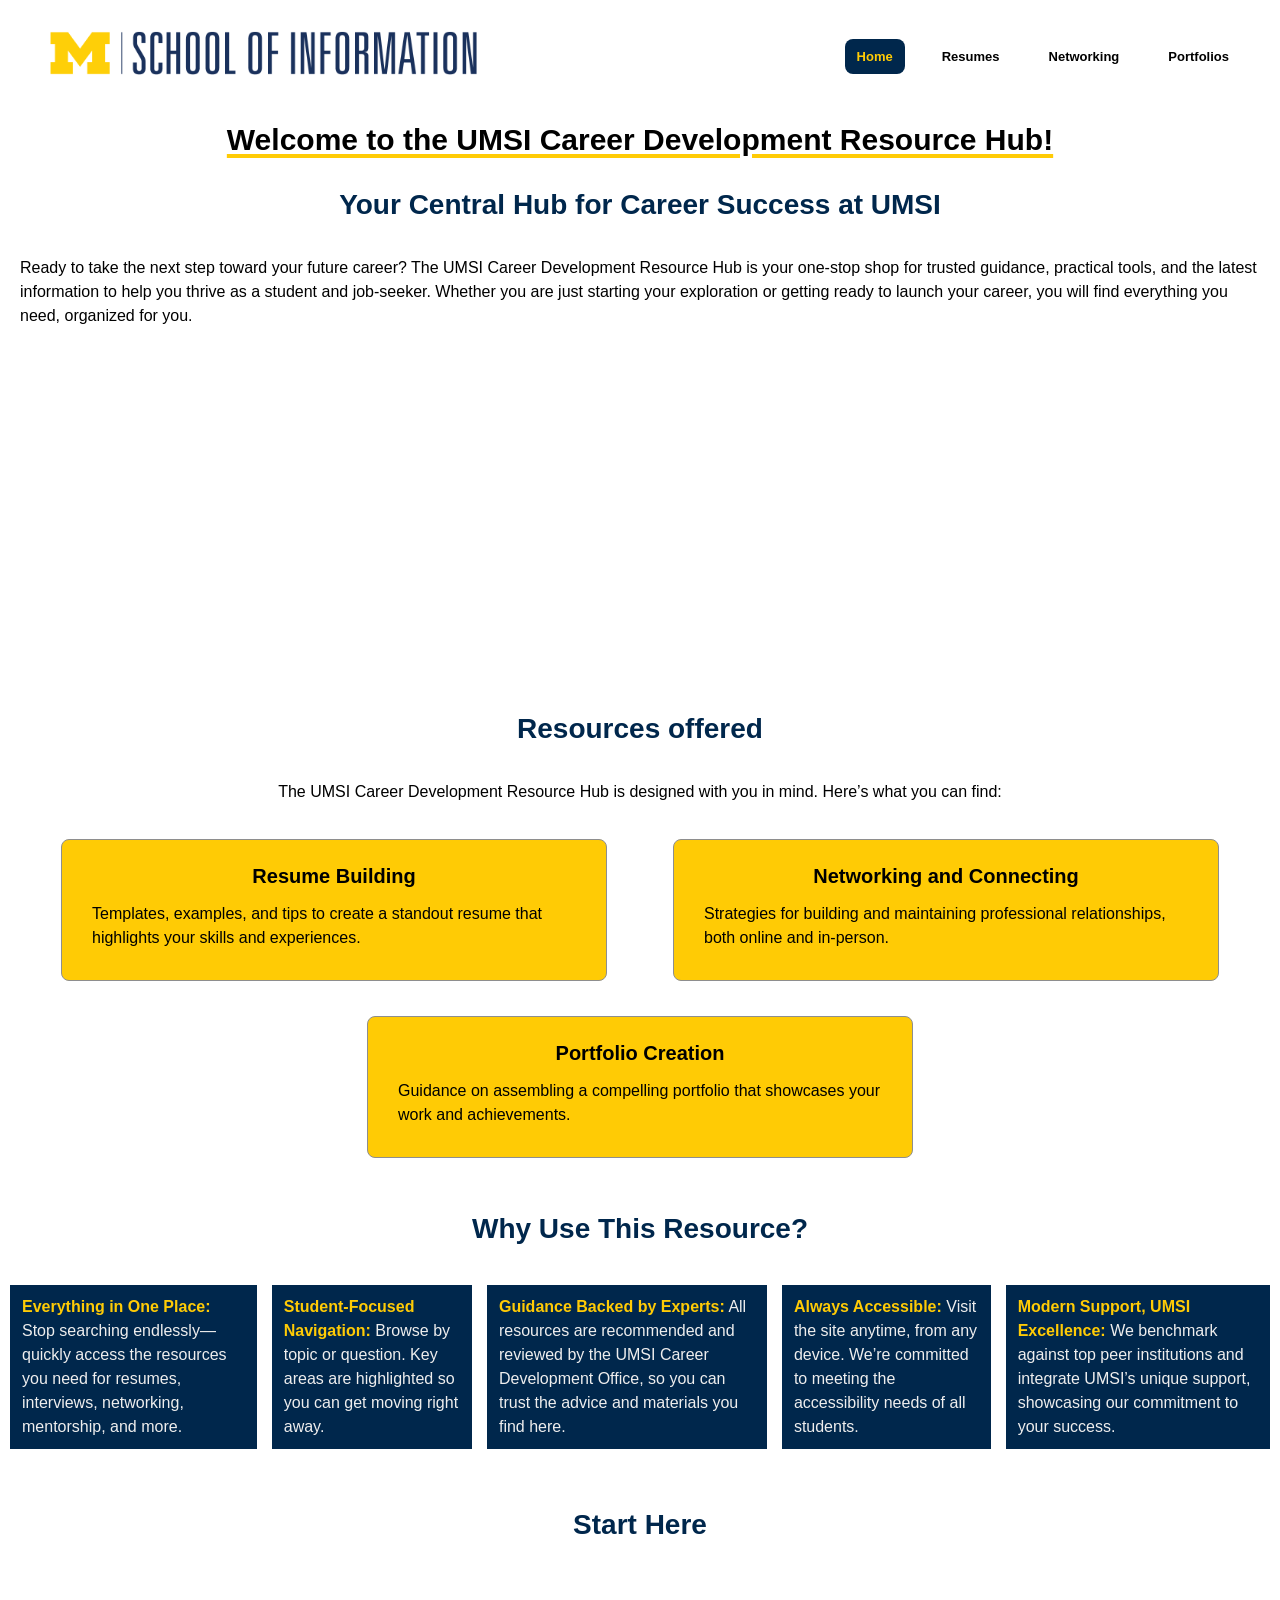
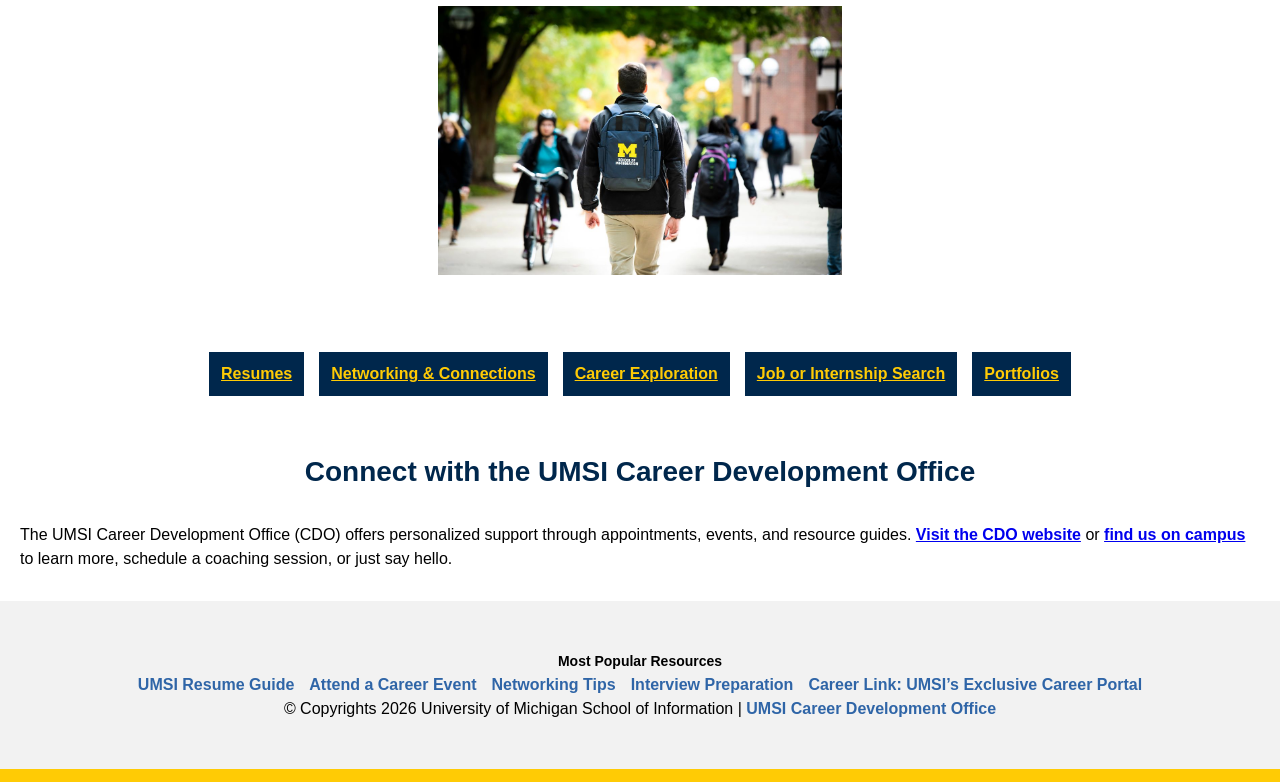
<file: index.html>
<!DOCTYPE html>
<html lang="en">

<head>
  <meta charset="UTF-8">
  <meta name="viewport" content="width=device-width, initial-scale=1.0">
  <title>MSI Career Development Resource Hub</title>
  <link rel="stylesheet" href="css/html5reset.css">
  <link rel="stylesheet" href="css/style.css">
</head>

<body>
  <!--Code errors was corrected using github copilot-->
  <header class="header-css">
    <div class="header-top">
      <a href="index.html"><img src="images/UMSI_signature-marketing-no-U-blue.png" alt="UMSI Logo"></a>
      <div class="skip"><a href="#overview">Skip to Main Content</a></div>
    </div>
    <nav>
      <ul class="nav-grid">
        <li class="active"><a href="index.html" class="active">Home</a></li>
        <li><a href="resume.html">Resumes</a></li>
        <li><a href="network.html">Networking</a></li>
        <li><a href="portfolio.html">Portfolios</a></li>
      </ul>
    </nav>
  </header>
  <main>
    <h1>Welcome to the UMSI Career Development Resource Hub!</h1>
    <div class="container-grid" id="overview">
      <div class="grid-item no-flex">
        <h2>Your Central Hub for Career Success at UMSI</h2>
        <p>
          Ready to take the next step toward your future career? The UMSI Career Development Resource Hub is your
          one-stop
          shop for trusted guidance, practical tools, and the latest information to help you thrive as a student and
          job-seeker. Whether you are just starting your exploration or getting ready to launch your career, you will
          find
          everything you need, organized for you.
        </p>
      </div>
      <div class="grid-item">
        <iframe width="560" height="315" src="https://www.youtube.com/embed/GSjGeDYJ5Nk?si=qhxJPRTIT___x8hG"
          title="YouTube video player"
          allow="accelerometer; autoplay; clipboard-write; encrypted-media; gyroscope; picture-in-picture; web-share"
          referrerpolicy="strict-origin-when-cross-origin" allowfullscreen></iframe>
      </div>
    </div>
    <div class="container-grid">
      <div class="grid-item">
        <h2>Resources offered</h2>
        <p>
          The UMSI Career Development Resource Hub is designed with you in mind. Here’s what you can find:
        </p>
      </div>
      <div class="grid-item flexed">
        <div class="inner-grid-item">
          <h3>Resume Building</h3>
          <p>Templates, examples, and tips to create a standout resume that highlights your skills and experiences.</p>
        </div>
        <div class="inner-grid-item">
          <h3>Networking and Connecting</h3>
          <p>Strategies for building and maintaining professional relationships, both online and in-person.</p>
        </div>
        <div class="inner-grid-item">
          <h3>Portfolio Creation</h3>
          <p>Guidance on assembling a compelling portfolio that showcases your work and achievements.</p>
        </div>
      </div>
    </div>
    <div class="container-grid">
      <div class="grid-item">
        <h2>Why Use This Resource?</h2>
        <ul>
          <li class="list-style"><strong>Everything in One Place:</strong> Stop searching endlessly—quickly access the
            resources you need for
            resumes, interviews, networking, mentorship, and more.</li>
          <li class="list-style"><strong>Student-Focused Navigation:</strong> Browse by topic or question. Key areas are
            highlighted so you
            can get moving right away.</li>
          <li class="list-style"><strong>Guidance Backed by Experts:</strong> All resources are recommended and reviewed
            by the UMSI Career
            Development Office, so you can trust the advice and materials you find here.</li>
          <li class="list-style"><strong>Always Accessible:</strong> Visit the site anytime, from any device. We’re
            committed to meeting the
            accessibility needs of all students.</li>
          <li class="list-style"><strong>Modern Support, UMSI Excellence:</strong> We benchmark against top peer
            institutions and integrate
            UMSI’s unique support, showcasing our commitment to your success.</li>
        </ul>
      </div>
    </div>
    <div class="container-grid">
      <div class="grid-item">
        <h2>Start Here</h2>
        <div class="inner-grid-item no-background">
          <img src="images/UMSI_CampusFall_UMSIBackpack_02.jpg"
            alt="A student wears a UMSI backpack in fall on the drag." class="image-grid-item">
        </div>
        <ul>
          <li class="list-style"><a href="resume.html">Resumes</a></li>
          <li class="list-style"><a href="network.html">Networking & Connections</a></li>
          <li class="list-style"><a href="https://umich.instructure.com/courses/137916/pages/attend-an-event">Career
              Exploration</a></li>
          <li class="list-style"><a
              href="https://umich.instructure.com/courses/137916/pages/searching-for-job-and-slash-or-internship-postings">Job
              or Internship Search</a></li>
          <li class="list-style"><a href="portfolio.html">Portfolios</a></li>
        </ul>
      </div>
    </div>
    <div class="container-grid">
      <div class="grid-item">
        <h2>Connect with the UMSI Career Development Office</h2>
        <p>
          The UMSI Career Development Office (CDO) offers personalized support through appointments, events, and
          resource
          guides. <a href="https://www.si.umich.edu/programs/career-development-office" target="_blank">Visit the CDO
            website</a> or <a href="https://umsi.umich.edu/about/locations" target="_blank">find us on campus</a> to
          learn
          more, schedule a coaching session, or just say hello.
        </p>
      </div>
    </div>
    <!-- Content taken & modified from UMGPT with the prompt, "Write me a webpage of intro content to help meet the following requirements - this is for the home page": and then pasted in the client objectives & project requirements"
        UMGPT. (2025). UMGPT ( GPT-4.1 August 25th version) [Large language model]. -->
  </main>
  <footer>
    <div>
      <h3>Most Popular Resources</h3>
      <ul>
        <li><a href="https://docs.google.com/document/d/1_1GfDJyVGIgE82MZjVhuWT_aB_2Hcj1NN62FUCXoR_o/edit?tab=t.0"
            target="_blank">UMSI Resume Guide</a></li>
        <li><a href="https://umich.instructure.com/courses/137916/pages/attend-an-event" target="_blank">Attend a Career
            Event</a></li>
        <li><a href="https://docs.google.com/document/d/18HMt79BU8ovGf9z7_P7No5tuwUS6qHNW5u0sgrepLtE/edit?tab=t.0"
            target="_blank">Networking Tips</a></li>
        <li><a
            href="https://docs.google.com/presentation/d/15n-XqsFEntdbkZz89K-ohf7Or1NnCt5CQNDG-6fh2a0/edit?usp=sharing"
            target="_blank">Interview Preparation</a></li>
        <li><a href="https://si-umich.12twenty.com/Login" target="_blank">Career Link: UMSI’s Exclusive Career
            Portal</a>
        </li>
      </ul>
    </div>
    <p> © Copyrights <span id="year"></span> University of Michigan School of Information | <a
        href="https://umich.instructure.com/courses/137916">UMSI Career
        Development Office </a></p>
  </footer>

  <script>
    document.getElementById("year").innerHTML = new Date().getFullYear();
  </script>
</body>

</html>
</file>
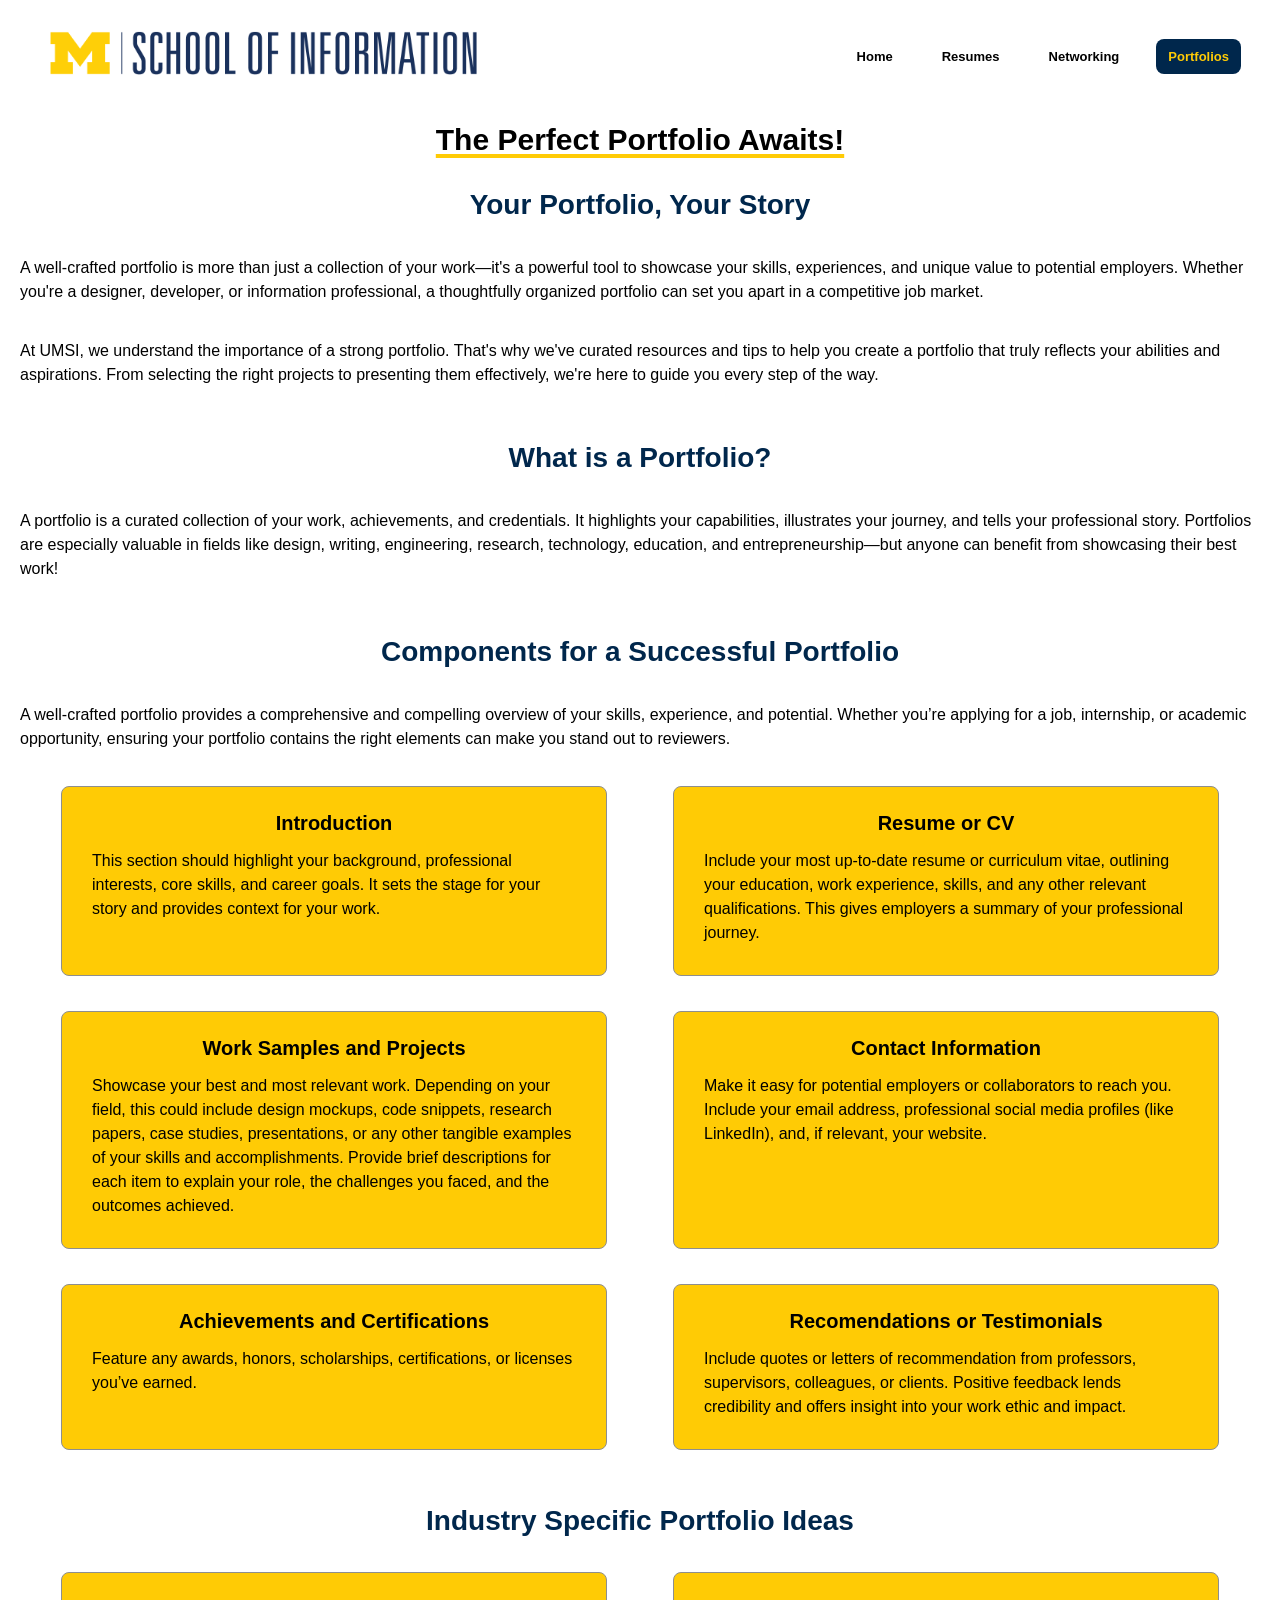
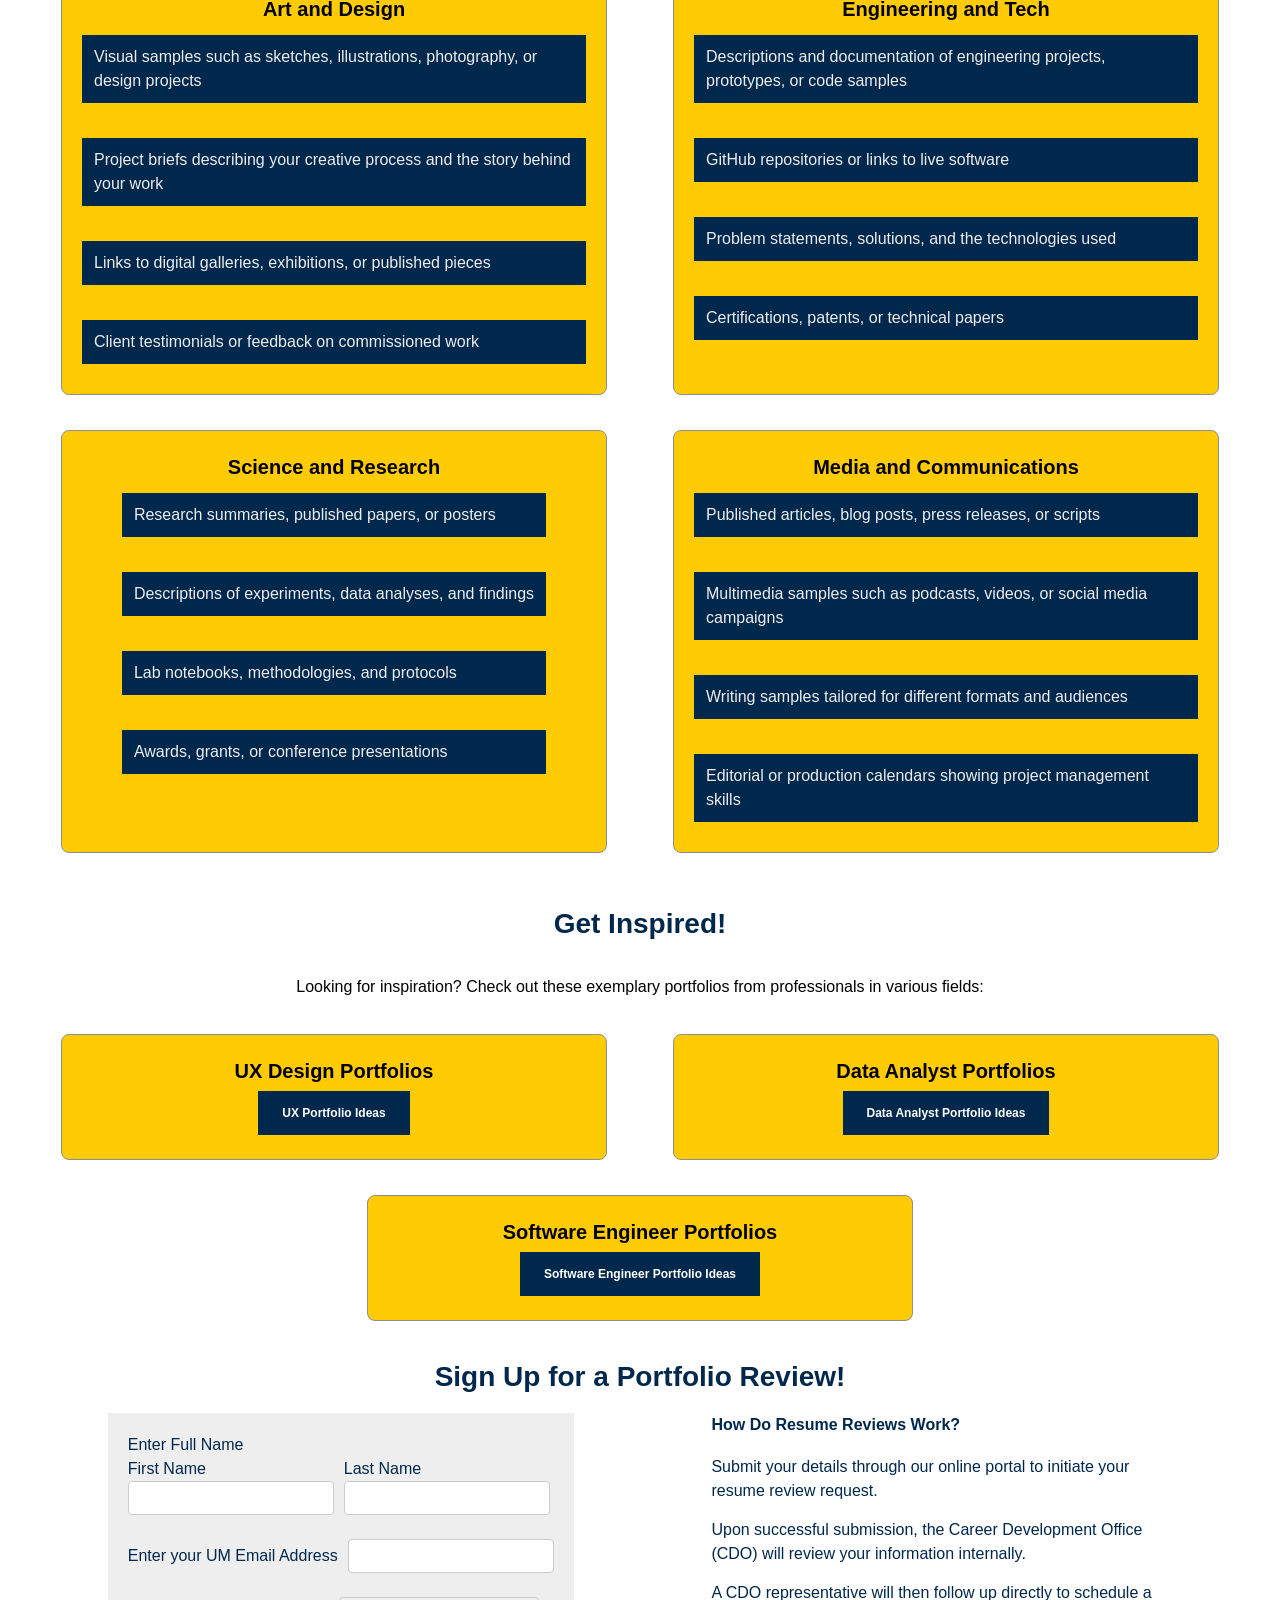
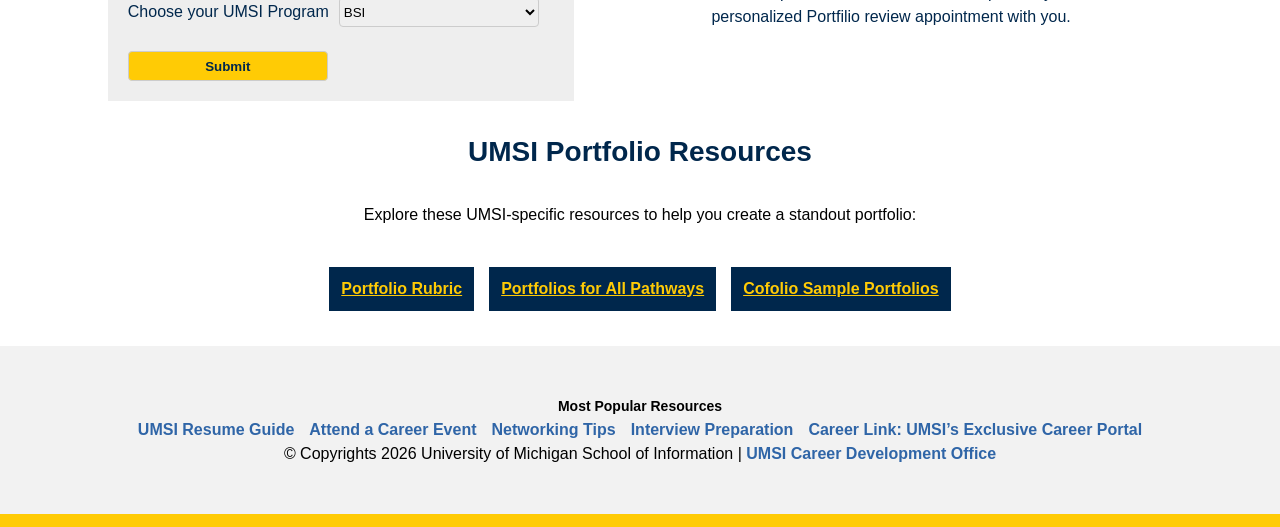
<file: portfolio.html>
<!DOCTYPE html>
<html lang="en">

<head>
  <meta charset="UTF-8">
  <meta name="viewport" content="width=device-width, initial-scale=1.0">
  <title>Portfolio</title>
  <link rel="stylesheet" href="css/html5reset.css">
  <link rel="stylesheet" href="css/style.css">
</head>

<body>
  <header class="header-css">
    <div class="header-top">
      <a href="index.html"><img src="images/UMSI_signature-marketing-no-U-blue.png" alt="UMSI Logo"></a>
      <div class="skip"><a href="#overview">Skip to Main Content</a></div>
    </div>
    <nav>
      <ul class="nav-grid">
        <li><a href="index.html">Home</a></li>
        <li><a href="resume.html">Resumes</a></li>
        <li><a href="network.html">Networking</a></li>
        <li class="active"><a href="portfolio.html" class="active">Portfolios</a>
        </li>
      </ul>
    </nav>
  </header>
  <main>
    <h1>The Perfect Portfolio Awaits!</h1>
    <div class="container-grid" id="overview">
      <!-- this content was generated uwith the help of github copilot-->
      <div class="grid-item">
        <h2>Your Portfolio, Your Story</h2>
        <p>
          A well-crafted portfolio is more than just a collection of your work—it's a powerful tool to showcase your
          skills, experiences, and unique value to potential employers. Whether you're a designer, developer, or
          information professional, a thoughtfully organized portfolio can set you apart in a competitive job market.
        </p>
        <p>
          At UMSI, we understand the importance of a strong portfolio. That's why we've curated resources and tips to
          help you create a portfolio that truly reflects your abilities and aspirations. From selecting the right
          projects to presenting them effectively, we're here to guide you every step of the way.
        </p>
      </div>
    </div>
    <div class="container-grid">
      <div class="grid-item">
        <h2>What is a Portfolio?</h2>
        <!-- Content taken & modified from UMGPT with the prompt, "Write me a webpage of content for a portfolio page on a career resource website
          UMGPT. (2025). UMGPT ( GPT-4.1 August 25th version) [Large language model]. -->
        <p>A portfolio is a curated collection of your work, achievements, and credentials. It highlights your
          capabilities, illustrates your journey, and tells your professional story. Portfolios are especially valuable
          in fields like design, writing, engineering, research, technology, education, and entrepreneurship—but anyone
          can
          benefit from showcasing their best work!</p>
      </div>
    </div>
    <div class="container-grid">
      <div class="grid-item">
        <h2>Components for a Successful Portfolio</h2>
        <p>A well-crafted portfolio provides a comprehensive and compelling overview of your skills, experience, and
          potential. Whether you’re applying for a job, internship, or academic opportunity, ensuring your portfolio
          contains the right elements can make you stand out to reviewers.</p>
      </div>
      <div class="grid-item flexed">
        <div class="inner-grid-item">
          <h3>Introduction</h3>
          <p>This section should highlight your background, professional interests, core skills, and career goals. It
            sets the stage for your story and provides context for your work.</p>
        </div>
        <div class="inner-grid-item">
          <h3>Resume or CV</h3>
          <p>Include your most up-to-date resume or curriculum vitae, outlining your education, work experience, skills,
            and any other relevant qualifications. This gives employers a summary of your professional journey.
          </p>
        </div>
        <div class="inner-grid-item">
          <h3>Work Samples and Projects</h3>
          <p>Showcase your best and most relevant work. Depending on your field, this could include design mockups, code
            snippets, research papers, case studies, presentations, or any other tangible examples of your skills and
            accomplishments. Provide brief descriptions for each item to explain your role, the challenges you faced,
            and the outcomes achieved.
          </p>
        </div>
        <div class="inner-grid-item">
          <h3>Contact Information</h3>
          <p>Make it easy for potential employers or collaborators to reach you. Include your email address,
            professional social media profiles (like LinkedIn), and, if relevant, your website.</p>
        </div>
        <div class="inner-grid-item">
          <h3>Achievements and Certifications</h3>
          <p>Feature any awards, honors, scholarships, certifications, or licenses you’ve earned.
          </p>
        </div>
        <div class="inner-grid-item">
          <h3>Recomendations or Testimonials</h3>
          <p>Include quotes or letters of recommendation from professors, supervisors, colleagues, or clients. Positive
            feedback lends credibility and offers insight into your work ethic and impact.
          </p>
        </div>
      </div>
    </div>
    <div class="container-grid">
      <div class="grid-item">
        <h2>Industry Specific Portfolio Ideas</h2>
      </div>
      <div class="grid-item flexed">
        <div class="inner-grid-item">
          <h3>Art and Design</h3>
          <ul>
            <li class="list-style">Visual samples such as sketches, illustrations, photography, or design projects</li>
            <li class="list-style">Project briefs describing your creative process and the story behind your work</li>
            <li class="list-style">Links to digital galleries, exhibitions, or published pieces</li>
            <li class="list-style">Client testimonials or feedback on commissioned work</li>
          </ul>
        </div>
        <div class="inner-grid-item">
          <h3>Engineering and Tech</h3>
          <ul>
            <li class="list-style">Descriptions and documentation of engineering projects, prototypes, or code samples
            </li>
            <li class="list-style">GitHub repositories or links to live software</li>
            <li class="list-style">Problem statements, solutions, and the technologies used</li>
            <li class="list-style">Certifications, patents, or technical papers</li>
          </ul>
        </div>
        <div class="inner-grid-item">
          <h3>Science and Research</h3>
          <ul>
            <li class="list-style">Research summaries, published papers, or posters</li>
            <li class="list-style">Descriptions of experiments, data analyses, and findings</li>
            <li class="list-style">Lab notebooks, methodologies, and protocols</li>
            <li class="list-style">Awards, grants, or conference presentations</li>
          </ul>
        </div>
        <div class="inner-grid-item">
          <h3>Media and Communications</h3>
          <ul>
            <li class="list-style">Published articles, blog posts, press releases, or scripts</li>
            <li class="list-style">Multimedia samples such as podcasts, videos, or social media campaigns</li>
            <li class="list-style">Writing samples tailored for different formats and audiences</li>
            <li class="list-style">Editorial or production calendars showing project management skills</li>
          </ul>
        </div>
      </div>
    </div>
    <div class="container-grid">
      <div class="grid-item">
        <h2>Get Inspired!</h2>
        <p>Looking for inspiration? Check out these exemplary portfolios from professionals in various
          fields:</p>
      </div>
      <div class="grid-item flexed">
        <div class="inner-grid-item">
          <h3>UX Design Portfolios</h3>
          <button onclick="window.location.href='https://designlab.com/blog/10-ux-ui-design-portfolios';">UX Portfolio
            Ideas</button>
        </div>
        <div class="inner-grid-item">
          <h3>Data Analyst Portfolios</h3>
          <button
            onclick="window.location.href='https://careerfoundry.com/en/blog/data-analytics/data-analytics-portfolio-examples/';">Data
            Analyst Portfolio Ideas</button>
        </div>
        <div class="inner-grid-item">
          <h3>Software Engineer Portfolios</h3>
          <button
            onclick="window.location.href='https://www.wearedevelopers.com/en/magazine/161/web-developer-portfolio-examples';">Software
            Engineer Portfolio Ideas</button>
        </div>
      </div>
    </div>
    <div>
      <h2>Sign Up for a Portfolio Review!</h2>
      <div class="form-class">
        <aside>
          <h3>How Do Resume Reviews Work?</h3>
          <ul>
            <li>Submit your details through our online portal to initiate your resume review request.</li>
            <li>Upon successful submission, the Career Development Office (CDO) will review your information internally.
            </li>
            <li>
              A CDO representative will then follow up directly to schedule a personalized Portfilio review appointment
              with you.
            </li>
          </ul>
        </aside>
        <form action="#" autocomplete="on">
          <p>Enter Full Name</p>
          <div class="form-items">
            <div>
              <label for="fname">First Name</label><br>
              <input type="text" id="fname" name="fname">
            </div>
            <div>
              <label for="lname">Last Name</label><br>
              <input type="text" id="lname" name="lname">
            </div>
          </div><br>
          <div class="form-items">
            <label for="umemail">
              Enter your UM Email Address
            </label>
            <input type="email" id="umemail" name="umemail">
          </div><br>
          <div class="form-items">
            <label for="program">
              Choose your UMSI Program
            </label>
            <select name="program" id="program">
              <option value="bsi">BSI</option>
              <option value="msi">MSI</option>
              <option value="mhi">MHI</option>
              <option value="mads">MADS</option>
              <option value="phd">PhD</option>
            </select>
          </div><br>
          <input type="submit" value="Submit">
        </form>
      </div>
    </div>
    <div class="container-grid">
      <div class="grid-item">
        <h2>UMSI Portfolio Resources</h2>
        <p>Explore these UMSI-specific resources to help you create a standout portfolio:</p>
      </div>
      <div class="grid-item">
        <ul>
          <li class="list-style"><a
              href="https://docs.google.com/document/d/1xw46Cm9DzC2wVQFxr_Ct96kbddhAhchzqUJpJJTSESc/edit?tab=t.0"
              target="_blank">Portfolio Rubric</a></li>
          <li class="list-style"><a
              href="https://docs.google.com/document/d/1i7B6OXVY3tD9ULkVViF6yk2N16Ell1w9KhCzM7WEmTk/edit?tab=t.0"
              target="_blank">Portfolios for All Pathways</a></li>
          <li class="list-style"><a href="https://www.cofolios.com/" target="_blank">Cofolio Sample Portfolios</a></li>
        </ul>
      </div>
    </div>
  </main>
  <footer>
    <div>
      <h3>Most Popular Resources</h3>
      <ul>
        <li><a href="https://docs.google.com/document/d/1_1GfDJyVGIgE82MZjVhuWT_aB_2Hcj1NN62FUCXoR_o/edit?tab=t.0"
            target="_blank">UMSI Resume Guide</a></li>
        <li><a href="https://umich.instructure.com/courses/137916/pages/attend-an-event" target="_blank">Attend a Career
            Event</a></li>
        <li><a href="https://docs.google.com/document/d/18HMt79BU8ovGf9z7_P7No5tuwUS6qHNW5u0sgrepLtE/edit?tab=t.0"
            target="_blank">Networking Tips</a></li>
        <li><a
            href="https://docs.google.com/presentation/d/15n-XqsFEntdbkZz89K-ohf7Or1NnCt5CQNDG-6fh2a0/edit?usp=sharing"
            target="_blank">Interview Preparation</a></li>
        <li><a href="https://si-umich.12twenty.com/Login" target="_blank">Career Link: UMSI’s Exclusive Career
            Portal</a>
        </li>
      </ul>
    </div>
    <p> © Copyrights <span id="year"></span> University of Michigan School of Information | <a
        href="https://umich.instructure.com/courses/137916">UMSI Career
        Development Office </a></p>
  </footer>

  <script>
    document.getElementById("year").innerHTML = new Date().getFullYear();
  </script>
</body>

</html>
</file>
<file: css/style.css>
body {
    margin: 0;
    font-family: Arial, Helvetica, sans-serif;
    line-height: 1.5em;
}

.header-css {
    /*styling from UMSI website*/
    display: flex;
    flex-direction: column;
    justify-content: center;
    align-items: center;
    gap: 10px;
    padding: 0;
    margin: 0;
    padding: 1.5em;
}

.header-top img {
    width: 100%;
    height: 100%;
    align-items: center;
}

.skip a {
    position: absolute;
    top: -65px;
}

.skip a:focus-visible {
    background: #FFCB05;
    padding: 5px;
    color: #000;
    position: absolute;
    top: 25px;
}

.image-overflow {
    align-items: center;
    display: flex;
    flex-direction: column;
}

h1 {
    text-align: center;
    font-size: 30px;
    line-height: normal;
    font-weight: bold;
    padding: 10px;
    padding-bottom: 7px;
    text-decoration: underline #FFCB05 4px;
    text-underline-offset: 4px;
}

.container-grid {
    display: grid;
    grid-template-columns: repeat(5, 1fr);
    /* always 5 columns */
    padding: 10px;
}

ul,
ol {
    display: flex;
    flex-direction: column;
    flex-wrap: wrap;
}

footer {
    /*styling from UMSI website*/
    text-align: center;
    background-color: #f2f2f2;
    border-bottom: 13px solid #FFCB05;
    font-size: 16px;
    line-height: 24px;
    padding: 3em 0;
}

footer h3 {
    font-size: 14px;
}

footer a {
    text-decoration: none;
    color: #2F65A7;
    font-weight: bold;
}

/*.youtube-grid-item {
    -webkit-background-size: cover;
    background-size: cover;
    background-position: center;
    background-repeat: no-repeat;
    width: 100%;
    height: 100%;
    position: absolute;
}*/

.nav-grid {
    display: flex;
    flex-direction: row;
    justify-content: space-between;
    flex-wrap: nowrap;
}

.nav-grid ul {
    list-style: none;
    padding: 0 15px;
    margin: 0;
}

.nav-grid ol {
    list-style: none;
    padding: 0;
    margin: 0;
}

.nav-grid li {
    border: #e0e0e0;
    padding: 10px 5px;
    border-radius: 8px;
    margin: 10px 0;
    font-size: 1rem;
}

/* .nav-grid li.active {
    background-color: #00274C;
} */

.nav-grid a {
    color: white;
    font-size: small;
    background-color: #2F65A7;
    padding: 10px 12px;
    border-radius: 8px;
    margin: 10px 0;
    text-decoration: none;
}

.nav-grid a.active {
    background-color: #00274C;
    color: #FFCB05;
    font-weight: bold;
    text-decoration: none;
}

.nav-grid a:hover {
    color: #FFCB05;
    text-decoration: none;
    font-weight: bold;
}

.grid-item {
    display: flex;
    flex-direction: column;
    justify-items: center;
    align-items: center;
    justify-content: center;
    grid-template-columns: repeat(5, 1fr);
    grid-column: 1/-1;
    padding-top: 5px;
    padding-bottom: 10px;
    text-align: center;
    font-size: 1rem;
    border-radius: 8px;
    overflow: hidden;
}

h2 {
    text-align: center;
    padding: 10px;
    font-size: 28px;
    line-height: 32px;
    text-underline-offset: 5px;
    color: #00274C;
    font-family: helvetica;
}

.grid-item p {
    grid-column: 1/-1;
    text-align: center;
    padding: 10px;
}

.grid-item a {
    font-weight: bold;
}

.image-grid-item {
    width: 80%;
    height: 90%;
    padding: 10px;
    border-radius: 8px;
    overflow: hidden;
}

.list-style {
    padding: 10px 12px;
    grid-column: 2/span 3;
    margin: 15px 0;
    font-size: 1rem;
    list-style: none;
    background-color: #00274C;
    color: #eee;
}

.list-style a,
strong {
    color: #FFCB05;
    font-weight: bold;
}


.inner-grid-item {
    background-color: #FFCB05;
    color: #000;
    width: 70%;
    margin: 10px 0px;
    padding: 10px;
    font-size: 1rem;
    border-radius: 8px;
    border: 1px solid #8e8e8e;
    overflow: hidden;
    align-items: center;
}

.inner-grid-item ul {
    display: grid;
    grid-column: 1/-1;
}

.inner-grid-item h3 {
    text-align: center;
    font-size: 20px;
    line-height: 32px;
    text-decoration: underline #FFCB05 3px;
    text-underline-offset: 5px;
}

.inner-grid-item li {
    padding: 10px 12px;
    margin: 10px 0;
    font-size: 1rem;
    list-style: none;
}

.button-flex {
    display: flex;
    flex-direction: column;
    /* make children go in one row */
    justify-content: center;
    /* center the buttons */
    gap: 15px;
    /* spacing between buttons */
    flex-wrap: nowrap;
}

.button-flex-2 {
    display: flex;
    flex-direction: row;
    /* make children go in one row */
    justify-content: center;
    /* center the buttons */
    gap: 15px;
    /* spacing between buttons */
    flex-wrap: nowrap;
}

button {
    background-color: #00274C;
    border: none;
    color: white;
    text-align: center;
    text-decoration: none;
    font-size: 12px;
    font-weight: bold;
    margin: 4px 2px;
    padding: 15px 24px;
    cursor: pointer;
}

details {
    margin-bottom: 10px;
    border: 1px solid #8e8e8e;
    border-radius: 5px;
}

summary {
    padding: 15px;
    background-color: #2F65A7;
    color: #fff;
    cursor: pointer;
    font-weight: bold;
    list-style: none;
    /* Removes default arrow in some browsers */
}

summary::marker {
    /* For browsers that still show the default marker */
    display: none;
}

details[open] summary {
    background-color: #e0e0e0;
    color: #000;
}

details p {
    padding: 10px 15px;
    border-top: 1px solid #eee;
}

.no-background {
    background-color: transparent;
    border: 0;
}

.error-flex {
    display: flex;
    flex-direction: column;
    gap: 15px;
}

.error-image img {
    width: 60%;
    height: 60%;
}

.error-text {
    background-color: #ffffff;
    border: 0px;
    padding: 10px;
}

form {
    background: #eee;
    padding: 20px;
    margin: 10px;
    color: #00274C
}

.form-items {
    display: flex;
    flex-wrap: wrap;
    flex-direction: row;
    gap: 10px;
    align-items: center;
}

input,
select {
    display: inline-block;
    /* margin-left: 10px; */
    border: 1px solid #ccc;
    height: 30px;
    width: 200px;
    border-radius: 4px;
}

input[type=submit] {
    text-align: center;
    background: #FFCB05;
    color: #00274C;
    font-weight: bold;
}

aside {
    color: #00274C;
    height: 100%;
    margin: 10px;
    padding-left: 15px;
    margin-left: 15px;
}

aside ul {
    padding: 18px 0px;
    flex-direction: column;
}

.form-class {
    display: flex;
    flex-direction: column;
    align-items: stretch;
}

@media screen and (min-width: 1000px) {
    .header-css {
        display: flex;
        flex-direction: row;
    }

    .header-css img {
        width: 60%;
        height: 60%;
        align-items: center;
    }

    .nav-grid {
        display: flex;
        flex-direction: row;
        justify-content: center;
        flex-wrap: nowrap;
        margin: 0px 10px;
    }

    .nav-grid a {
        color: #000;
        background-color: transparent;
        font-weight: bold;
    }

    .container-grid {
        display: flex;
        flex-direction: column;
    }

    .grid-item {
        display: flex;
        flex-direction: column;
        gap: 15px;
        justify-content: center;
        align-content: space-around;
        align-items: center;
        flex-wrap: wrap;
    }

    .container-grid p {
        text-align: left;
    }

    .inner-grid-item {
        width: 40%;
        padding: 20px;
    }

    .inner-grid-item ul {
        display: flex;
        flex-direction: column;
        flex-wrap: wrap;
        align-content: center;
        justify-content: flex-start;
    }

    .flexed {
        display: flex;
        align-items: stretch;
        flex-direction: row;
        justify-content: space-evenly;
    }

    ul,
    ol {
        display: flex;
        flex-wrap: nowrap;
        flex-direction: row;
        gap: 15px;
        align-items: stretch;
    }

    li {
        text-align: left;
        list-style: none;
    }

    footer ul {
        justify-content: center;
    }

    footer li {
        text-align: center;
    }

    .image-overflow {
        display: flex;
        flex-direction: row-reverse;
    }

    .error-flex {
        justify-content: space-evenly;
        align-items: center;
        flex-direction: row-reverse;
    }

    .error-text h3 {
        font-size: 2.5rem;
        font-weight: bold;
        padding: 10px 0px;
    }

    .error-text p {
        font-style: oblique;
        font-size: 1rem;
        padding: 8px 0px;
    }

    .error-text button {
        background-color: #2F65A7;
    }

    aside {
        float: right;
        width: 36%;
    }

    .form-class {
        flex-direction: row-reverse;
        justify-content: space-evenly;
        align-items: stretch;
        flex-wrap: wrap;
    }
}
</file>
